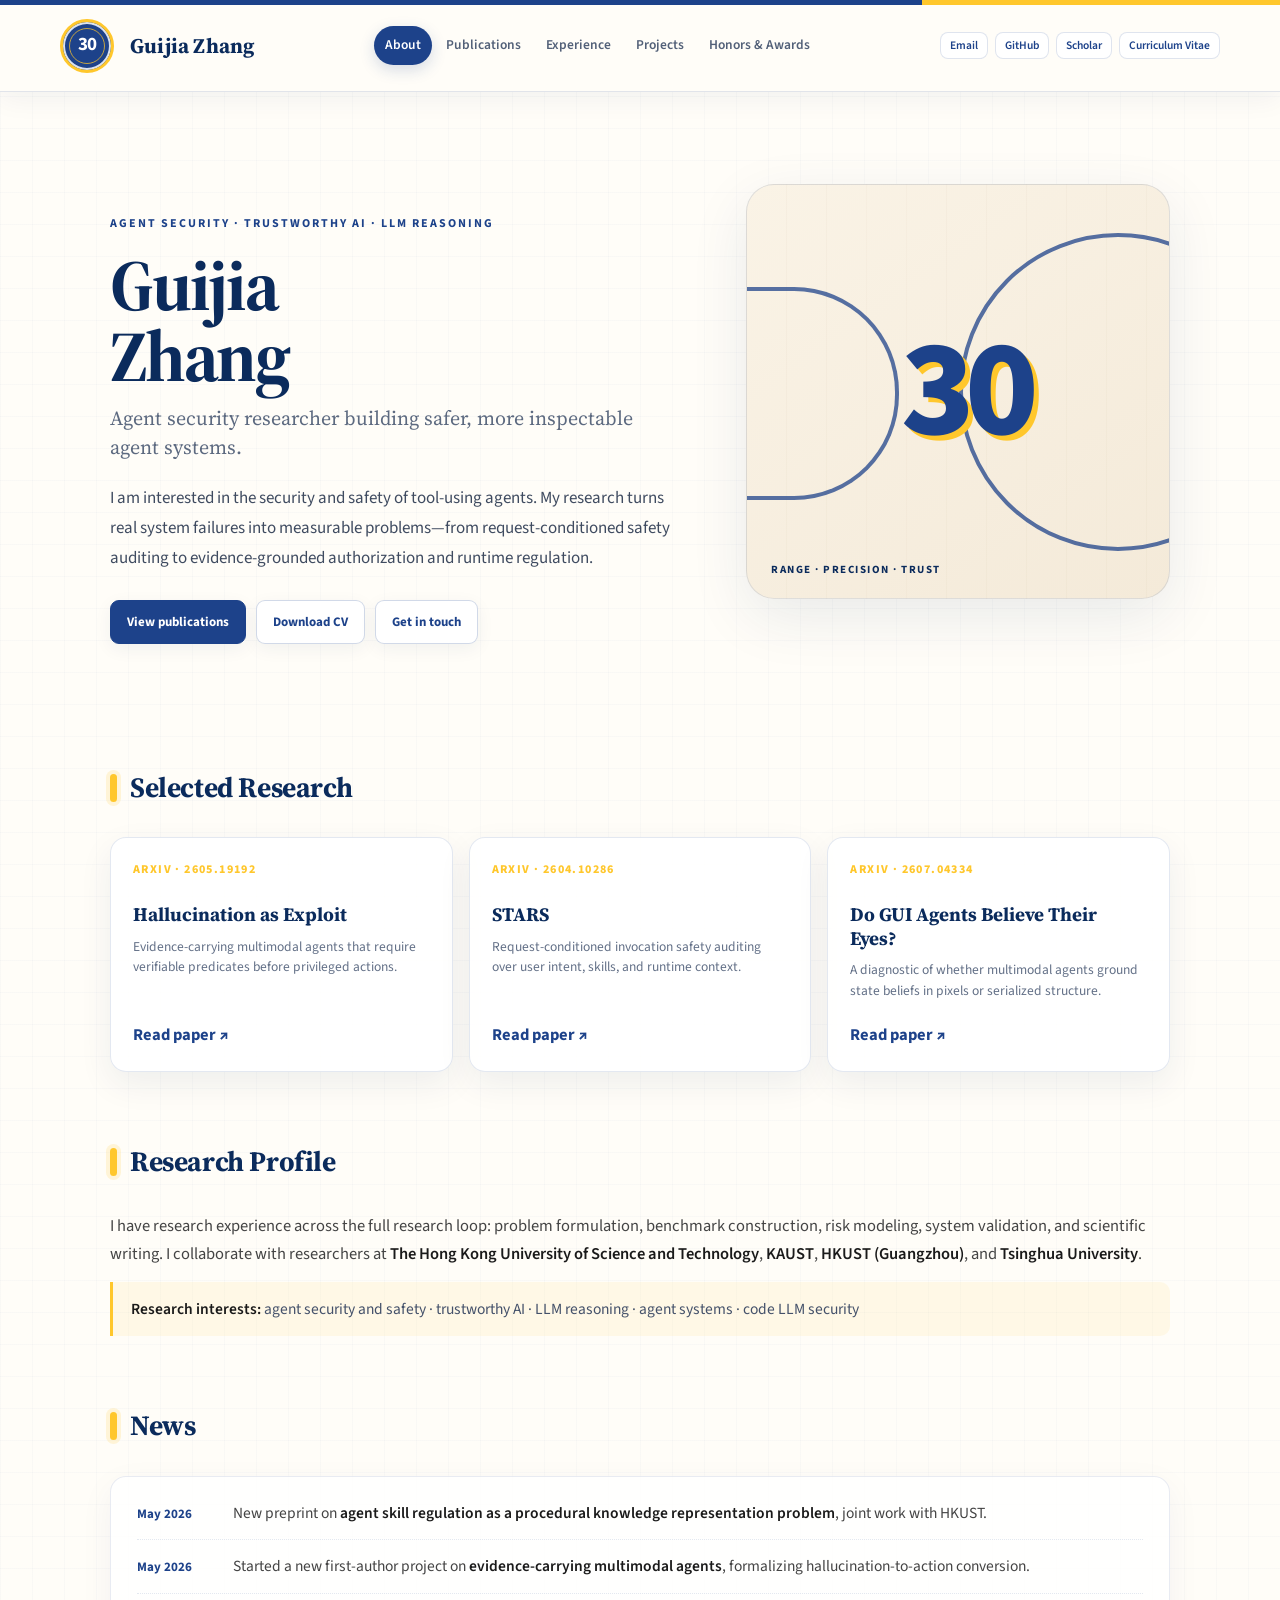
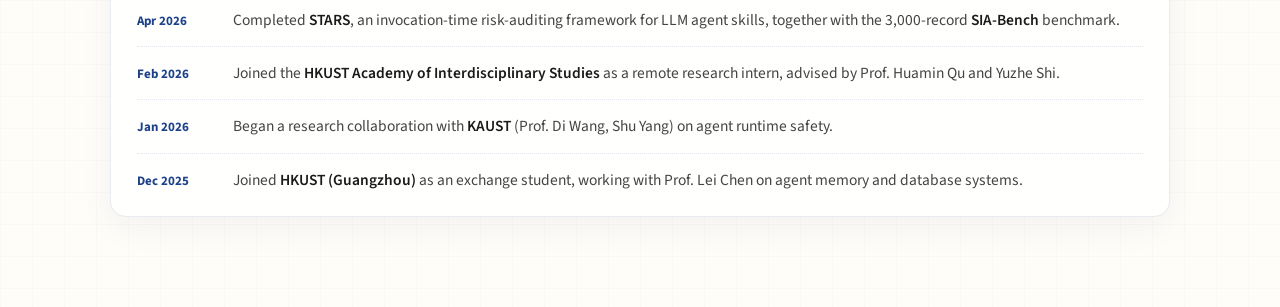
<file: index.html>
<!DOCTYPE html>
<html lang="en">
<head>
  <meta charset="UTF-8" />
  <meta name="viewport" content="width=device-width, initial-scale=1.0" />
  <title>Guijia Zhang</title>
  <meta name="description" content="Guijia Zhang's academic homepage. Research on agent security and safety, trustworthy AI, LLM reasoning, and agent systems." />
  <link rel="preconnect" href="https://fonts.googleapis.com" />
  <link rel="preconnect" href="https://fonts.gstatic.com" crossorigin />
  <link href="https://fonts.googleapis.com/css2?family=Source+Serif+4:ital,opsz,wght@0,8..60,400;0,8..60,600;0,8..60,700;1,8..60,400;1,8..60,600&family=Source+Sans+3:ital,wght@0,400;0,600;1,400&display=swap" rel="stylesheet" />
  <link rel="stylesheet" href="style.css" />
</head>
<body>
<div class="layout">

  <aside class="sidebar">
    <div class="portrait" aria-label="Guijia Zhang">GZ</div>
    <h1>Guijia Zhang</h1>
    <nav>
      <a href="index.html" class="active">About</a>
      <a href="publications.html">Publications</a>
      <a href="experience.html">Experience</a>
      <a href="projects.html">Projects</a>
      <a href="awards.html">Honors &amp; Awards</a>
    </nav>
    <div class="contact">
      <a href="mailto:2022040399@email.szu.edu.cn">Email</a>
      <a href="https://github.com/123zgj123" target="_blank" rel="noopener">GitHub</a>
      <a href="https://scholar.google.com/citations?user=21U3-xUAAAAJ&amp;hl=en&amp;oi=ao" target="_blank" rel="noopener">Scholar</a>
      <a href="assets/cv.pdf" target="_blank" rel="noopener">Curriculum Vitae</a>
    </div>
    <div class="copyright">&copy; 2026 Guijia Zhang<br />Last updated July 2026</div>
  </aside>

  <main>
    <div class="content">

      <section id="about" class="home-hero">
        <div class="eyebrow">Agent Security · Trustworthy AI · LLM Reasoning</div>
        <h2>Guijia<br />Zhang</h2>
        <p class="hero-role">Agent security researcher building safer, more inspectable agent systems.</p>
        <p class="body-text">
          I am interested in the security and safety of tool-using agents. My research turns real
          system failures into measurable problems—from request-conditioned safety auditing to
          evidence-grounded authorization and runtime regulation.
        </p>
        <div class="hero-actions">
          <a class="button primary" href="publications.html">View publications</a>
          <a class="button" href="assets/cv.pdf" target="_blank" rel="noopener">Download CV</a>
          <a class="button" href="mailto:2022040399@email.szu.edu.cn">Get in touch</a>
        </div>
        <div class="court-card" aria-hidden="true">
          <span class="court-number">30</span>
          <span class="court-caption">Range · Precision · Trust</span>
        </div>
      </section>

      <section id="research">
        <h2>Selected Research</h2>
        <div class="featured-grid">
          <a class="featured-card" href="https://arxiv.org/abs/2605.19192" target="_blank" rel="noopener">
            <span class="paper-no">ARXIV · 2605.19192</span>
            <h3>Hallucination as Exploit</h3>
            <p>Evidence-carrying multimodal agents that require verifiable predicates before privileged actions.</p>
            <span class="arrow">Read paper ↗</span>
          </a>
          <a class="featured-card" href="https://arxiv.org/abs/2604.10286" target="_blank" rel="noopener">
            <span class="paper-no">ARXIV · 2604.10286</span>
            <h3>STARS</h3>
            <p>Request-conditioned invocation safety auditing over user intent, skills, and runtime context.</p>
            <span class="arrow">Read paper ↗</span>
          </a>
          <a class="featured-card" href="https://arxiv.org/abs/2607.04334" target="_blank" rel="noopener">
            <span class="paper-no">ARXIV · 2607.04334</span>
            <h3>Do GUI Agents Believe Their Eyes?</h3>
            <p>A diagnostic of whether multimodal agents ground state beliefs in pixels or serialized structure.</p>
            <span class="arrow">Read paper ↗</span>
          </a>
        </div>
      </section>

      <section id="profile">
        <h2>Research Profile</h2>
        <p class="body-text">
          I have research experience across the full research loop: problem formulation, benchmark
          construction, risk modeling, system validation, and scientific writing. I collaborate with researchers at
          <b>The Hong Kong University of Science and Technology</b>, <b>KAUST</b>,
          <b>HKUST&nbsp;(Guangzhou)</b>, and <b>Tsinghua University</b>.
        </p>
        <p class="interest-line">
          <b>Research interests:</b> agent security and safety · trustworthy AI · LLM reasoning · agent systems · code LLM security
        </p>
      </section>

      <section id="news">
        <h2>News</h2>
        <ul class="news-list">
          <li><span class="date">May 2026</span><span class="body">New preprint on <b>agent skill regulation as a procedural knowledge representation problem</b>, joint work with HKUST.</span></li>
          <li><span class="date">May 2026</span><span class="body">Started a new first-author project on <b>evidence-carrying multimodal agents</b>, formalizing hallucination-to-action conversion.</span></li>
          <li><span class="date">Apr 2026</span><span class="body">Completed <b>STARS</b>, an invocation-time risk-auditing framework for LLM agent skills, together with the 3,000-record <b>SIA-Bench</b> benchmark.</span></li>
          <li><span class="date">Feb 2026</span><span class="body">Joined the <b>HKUST Academy of Interdisciplinary Studies</b> as a remote research intern, advised by Prof. Huamin Qu and Yuzhe Shi.</span></li>
          <li><span class="date">Jan 2026</span><span class="body">Began a research collaboration with <b>KAUST</b> (Prof. Di Wang, Shu Yang) on agent runtime safety.</span></li>
          <li><span class="date">Dec 2025</span><span class="body">Joined <b>HKUST (Guangzhou)</b> as an exchange student, working with Prof. Lei Chen on agent memory and database systems.</span></li>
        </ul>
      </section>

    </div>
  </main>

</div>
</body>
</html>
</file>
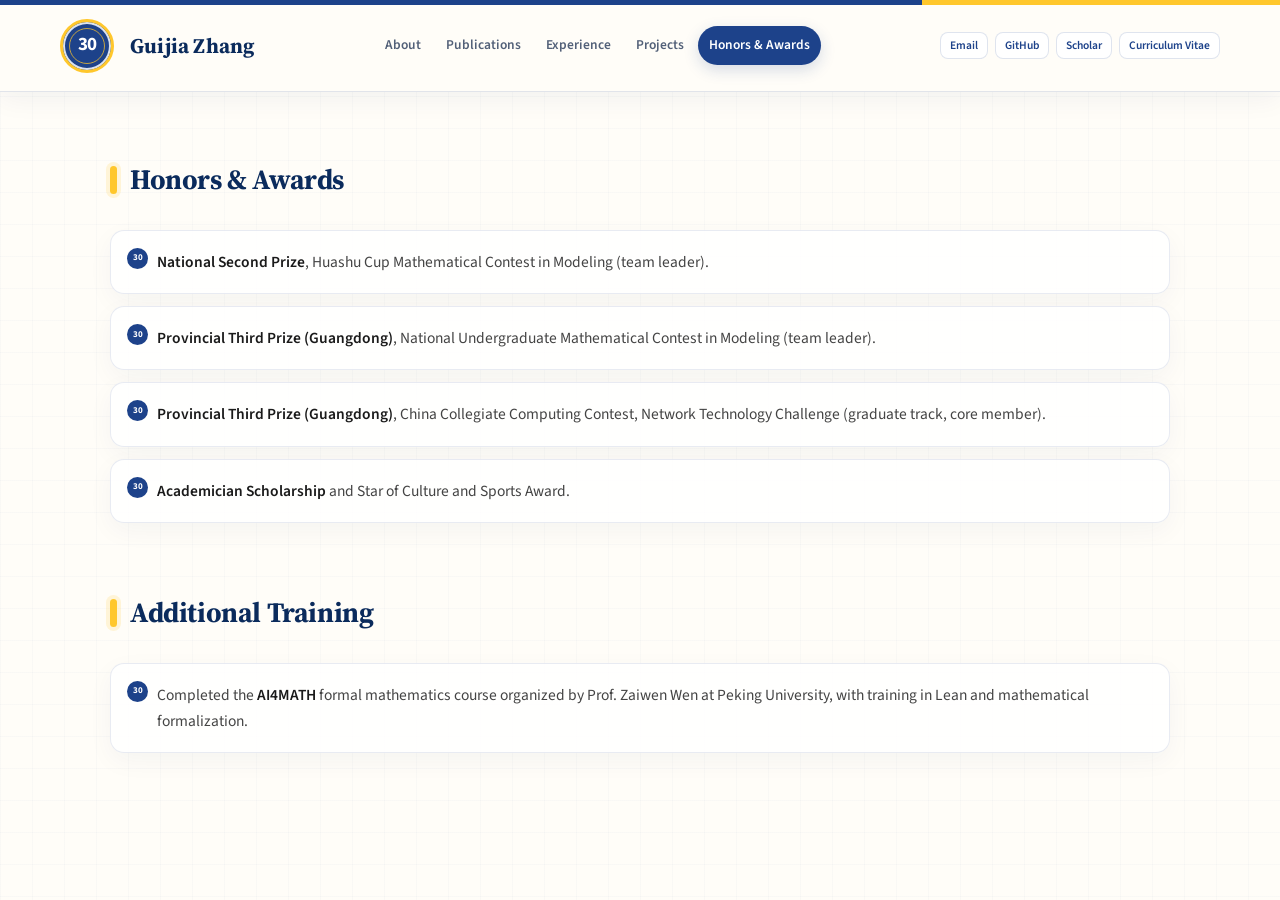
<file: awards.html>
<!DOCTYPE html>
<html lang="en">
<head>
  <meta charset="UTF-8" />
  <meta name="viewport" content="width=device-width, initial-scale=1.0" />
  <title>Honors &amp; Awards — Guijia Zhang</title>
  <meta name="description" content="Honors and awards of Guijia Zhang." />
  <link rel="preconnect" href="https://fonts.googleapis.com" />
  <link rel="preconnect" href="https://fonts.gstatic.com" crossorigin />
  <link href="https://fonts.googleapis.com/css2?family=Source+Serif+4:ital,opsz,wght@0,8..60,400;0,8..60,600;0,8..60,700;1,8..60,400;1,8..60,600&family=Source+Sans+3:ital,wght@0,400;0,600;1,400&display=swap" rel="stylesheet" />
  <link rel="stylesheet" href="style.css" />
</head>
<body>
<div class="layout">

  <aside class="sidebar">
    <div class="portrait" aria-label="Guijia Zhang">GZ</div>
    <h1>Guijia Zhang</h1>
    <nav>
      <a href="index.html">About</a>
      <a href="publications.html">Publications</a>
      <a href="experience.html">Experience</a>
      <a href="projects.html">Projects</a>
      <a href="awards.html" class="active">Honors &amp; Awards</a>
    </nav>
    <div class="contact">
      <a href="mailto:2022040399@email.szu.edu.cn">Email</a>
      <a href="https://github.com/123zgj123" target="_blank" rel="noopener">GitHub</a>
      <a href="https://scholar.google.com/citations?user=21U3-xUAAAAJ&amp;hl=en&amp;oi=ao" target="_blank" rel="noopener">Scholar</a>
      <a href="assets/cv.pdf" target="_blank" rel="noopener">Curriculum Vitae</a>
    </div>
    <div class="copyright">&copy; 2026 Guijia Zhang<br />Last updated July 2026</div>
  </aside>

  <main>
    <div class="content">

      <section id="awards">
        <h2>Honors &amp; Awards</h2>
        <ul class="awards">
          <li><b>National Second Prize</b>, Huashu Cup Mathematical Contest in Modeling (team leader).</li>
          <li><b>Provincial Third Prize (Guangdong)</b>, National Undergraduate Mathematical Contest in Modeling (team leader).</li>
          <li><b>Provincial Third Prize (Guangdong)</b>, China Collegiate Computing Contest, Network Technology Challenge (graduate track, core member).</li>
          <li><b>Academician Scholarship</b> and Star of Culture and Sports Award.</li>
        </ul>
      </section>

      <section id="misc">
        <h2>Additional Training</h2>
        <ul class="awards">
          <li>Completed the <b>AI4MATH</b> formal mathematics course organized by Prof. Zaiwen Wen at Peking University, with training in Lean and mathematical formalization.</li>
        </ul>
      </section>

    </div>
  </main>

</div>
</body>
</html>
</file>
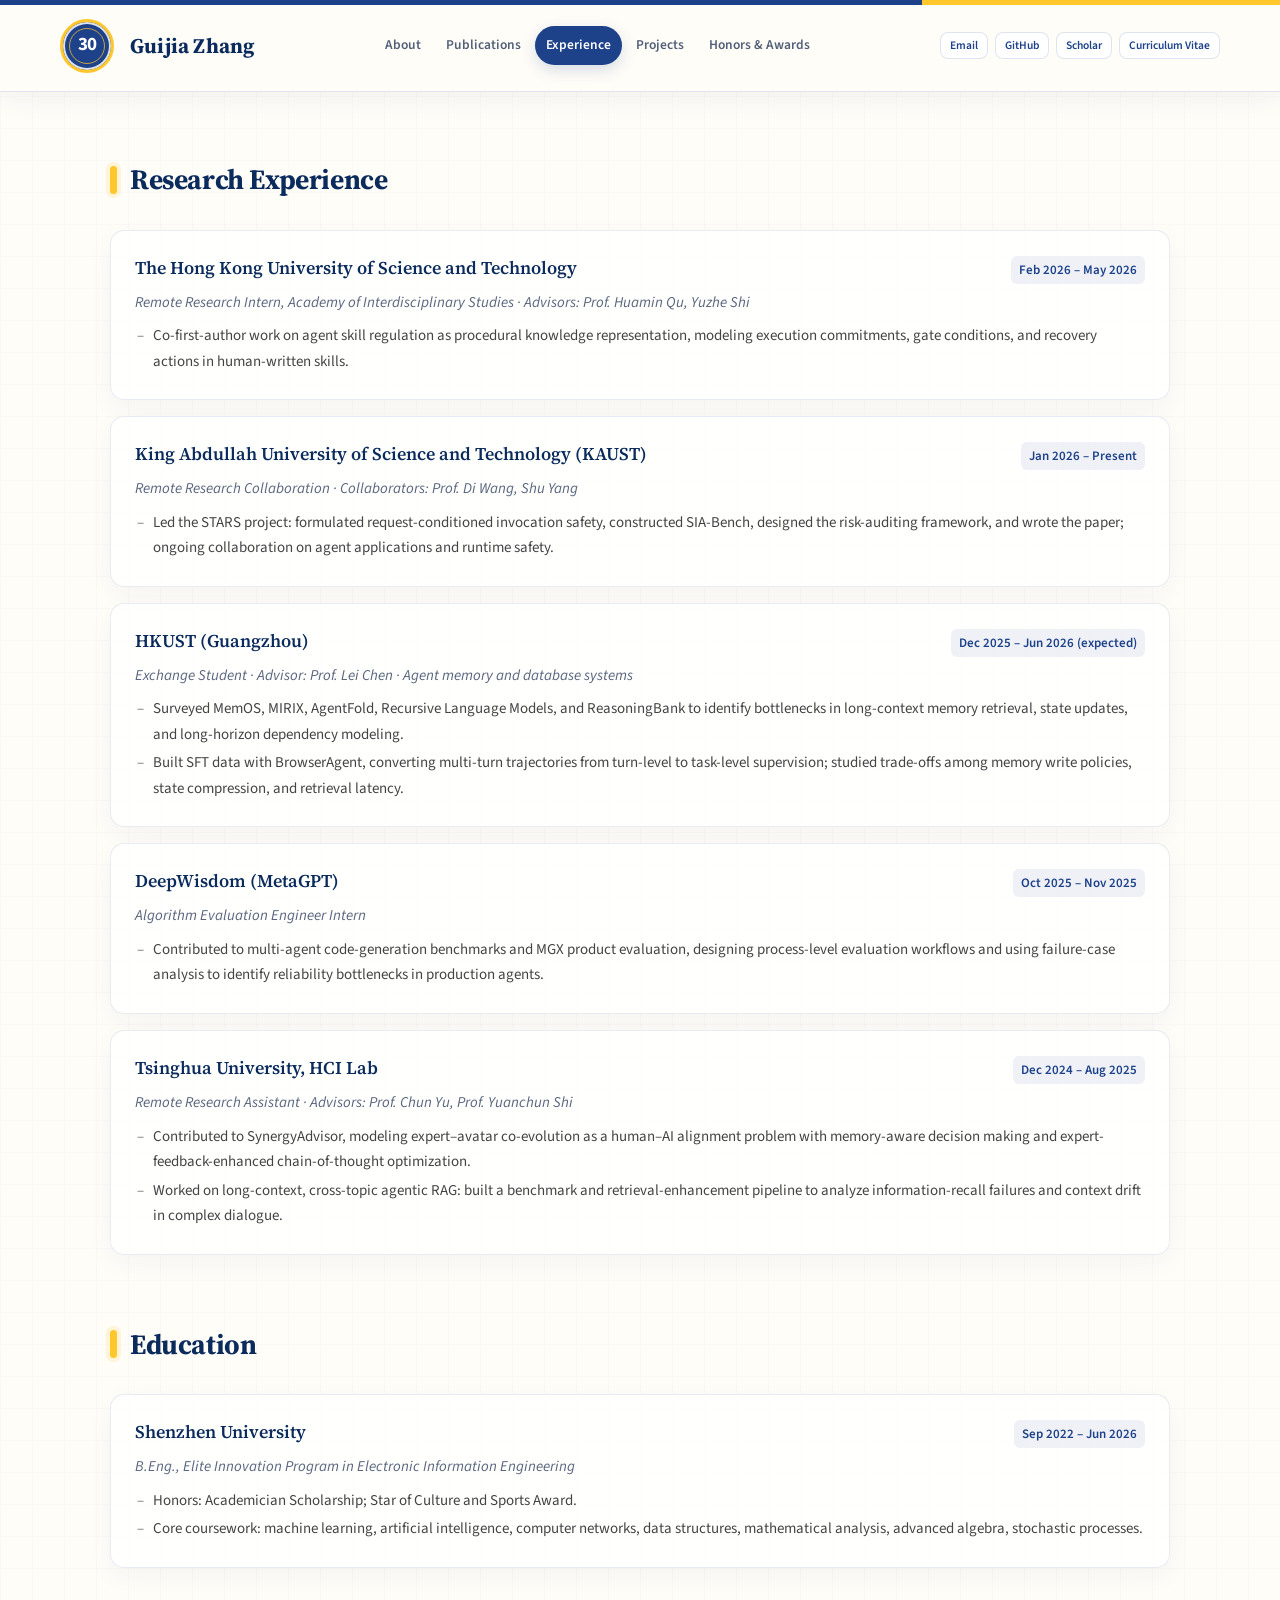
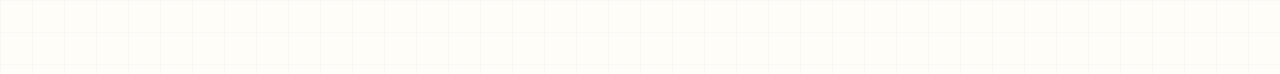
<file: experience.html>
<!DOCTYPE html>
<html lang="en">
<head>
  <meta charset="UTF-8" />
  <meta name="viewport" content="width=device-width, initial-scale=1.0" />
  <title>Experience — Guijia Zhang</title>
  <meta name="description" content="Research experience and education of Guijia Zhang." />
  <link rel="preconnect" href="https://fonts.googleapis.com" />
  <link rel="preconnect" href="https://fonts.gstatic.com" crossorigin />
  <link href="https://fonts.googleapis.com/css2?family=Source+Serif+4:ital,opsz,wght@0,8..60,400;0,8..60,600;0,8..60,700;1,8..60,400;1,8..60,600&family=Source+Sans+3:ital,wght@0,400;0,600;1,400&display=swap" rel="stylesheet" />
  <link rel="stylesheet" href="style.css" />
</head>
<body>
<div class="layout">

  <aside class="sidebar">
    <div class="portrait" aria-label="Guijia Zhang">GZ</div>
    <h1>Guijia Zhang</h1>
    <nav>
      <a href="index.html">About</a>
      <a href="publications.html">Publications</a>
      <a href="experience.html" class="active">Experience</a>
      <a href="projects.html">Projects</a>
      <a href="awards.html">Honors &amp; Awards</a>
    </nav>
    <div class="contact">
      <a href="mailto:2022040399@email.szu.edu.cn">Email</a>
      <a href="https://github.com/123zgj123" target="_blank" rel="noopener">GitHub</a>
      <a href="https://scholar.google.com/citations?user=21U3-xUAAAAJ&amp;hl=en&amp;oi=ao" target="_blank" rel="noopener">Scholar</a>
      <a href="assets/cv.pdf" target="_blank" rel="noopener">Curriculum Vitae</a>
    </div>
    <div class="copyright">&copy; 2026 Guijia Zhang<br />Last updated July 2026</div>
  </aside>

  <main>
    <div class="content">

      <section id="experience">
        <h2>Research Experience</h2>

        <div class="exp">
          <div class="head">
            <span class="where">The Hong Kong University of Science and Technology</span>
            <span class="when">Feb 2026 &ndash; May 2026</span>
          </div>
          <div class="what">Remote Research Intern, Academy of Interdisciplinary Studies · Advisors: Prof. Huamin Qu, Yuzhe Shi</div>
          <ul>
            <li>Co-first-author work on agent skill regulation as procedural knowledge representation, modeling execution commitments, gate conditions, and recovery actions in human-written skills.</li>
          </ul>
        </div>

        <div class="exp">
          <div class="head">
            <span class="where">King Abdullah University of Science and Technology (KAUST)</span>
            <span class="when">Jan 2026 &ndash; Present</span>
          </div>
          <div class="what">Remote Research Collaboration · Collaborators: Prof. Di Wang, Shu Yang</div>
          <ul>
            <li>Led the STARS project: formulated request-conditioned invocation safety, constructed SIA-Bench, designed the risk-auditing framework, and wrote the paper; ongoing collaboration on agent applications and runtime safety.</li>
          </ul>
        </div>

        <div class="exp">
          <div class="head">
            <span class="where">HKUST (Guangzhou)</span>
            <span class="when">Dec 2025 &ndash; Jun 2026 (expected)</span>
          </div>
          <div class="what">Exchange Student · Advisor: Prof. Lei Chen · Agent memory and database systems</div>
          <ul>
            <li>Surveyed MemOS, MIRIX, AgentFold, Recursive Language Models, and ReasoningBank to identify bottlenecks in long-context memory retrieval, state updates, and long-horizon dependency modeling.</li>
            <li>Built SFT data with BrowserAgent, converting multi-turn trajectories from turn-level to task-level supervision; studied trade-offs among memory write policies, state compression, and retrieval latency.</li>
          </ul>
        </div>

        <div class="exp">
          <div class="head">
            <span class="where">DeepWisdom (MetaGPT)</span>
            <span class="when">Oct 2025 &ndash; Nov 2025</span>
          </div>
          <div class="what">Algorithm Evaluation Engineer Intern</div>
          <ul>
            <li>Contributed to multi-agent code-generation benchmarks and MGX product evaluation, designing process-level evaluation workflows and using failure-case analysis to identify reliability bottlenecks in production agents.</li>
          </ul>
        </div>

        <div class="exp">
          <div class="head">
            <span class="where">Tsinghua University, HCI Lab</span>
            <span class="when">Dec 2024 &ndash; Aug 2025</span>
          </div>
          <div class="what">Remote Research Assistant · Advisors: Prof. Chun Yu, Prof. Yuanchun Shi</div>
          <ul>
            <li>Contributed to SynergyAdvisor, modeling expert&ndash;avatar co-evolution as a human&ndash;AI alignment problem with memory-aware decision making and expert-feedback-enhanced chain-of-thought optimization.</li>
            <li>Worked on long-context, cross-topic agentic RAG: built a benchmark and retrieval-enhancement pipeline to analyze information-recall failures and context drift in complex dialogue.</li>
          </ul>
        </div>
      </section>

      <section id="education">
        <h2>Education</h2>

        <div class="exp">
          <div class="head">
            <span class="where">Shenzhen University</span>
            <span class="when">Sep 2022 &ndash; Jun 2026</span>
          </div>
          <div class="what">B.Eng., Elite Innovation Program in Electronic Information Engineering</div>
          <ul>
            <li>Honors: Academician Scholarship; Star of Culture and Sports Award.</li>
            <li>Core coursework: machine learning, artificial intelligence, computer networks, data structures, mathematical analysis, advanced algebra, stochastic processes.</li>
          </ul>
        </div>
      </section>

    </div>
  </main>

</div>
</body>
</html>
</file>
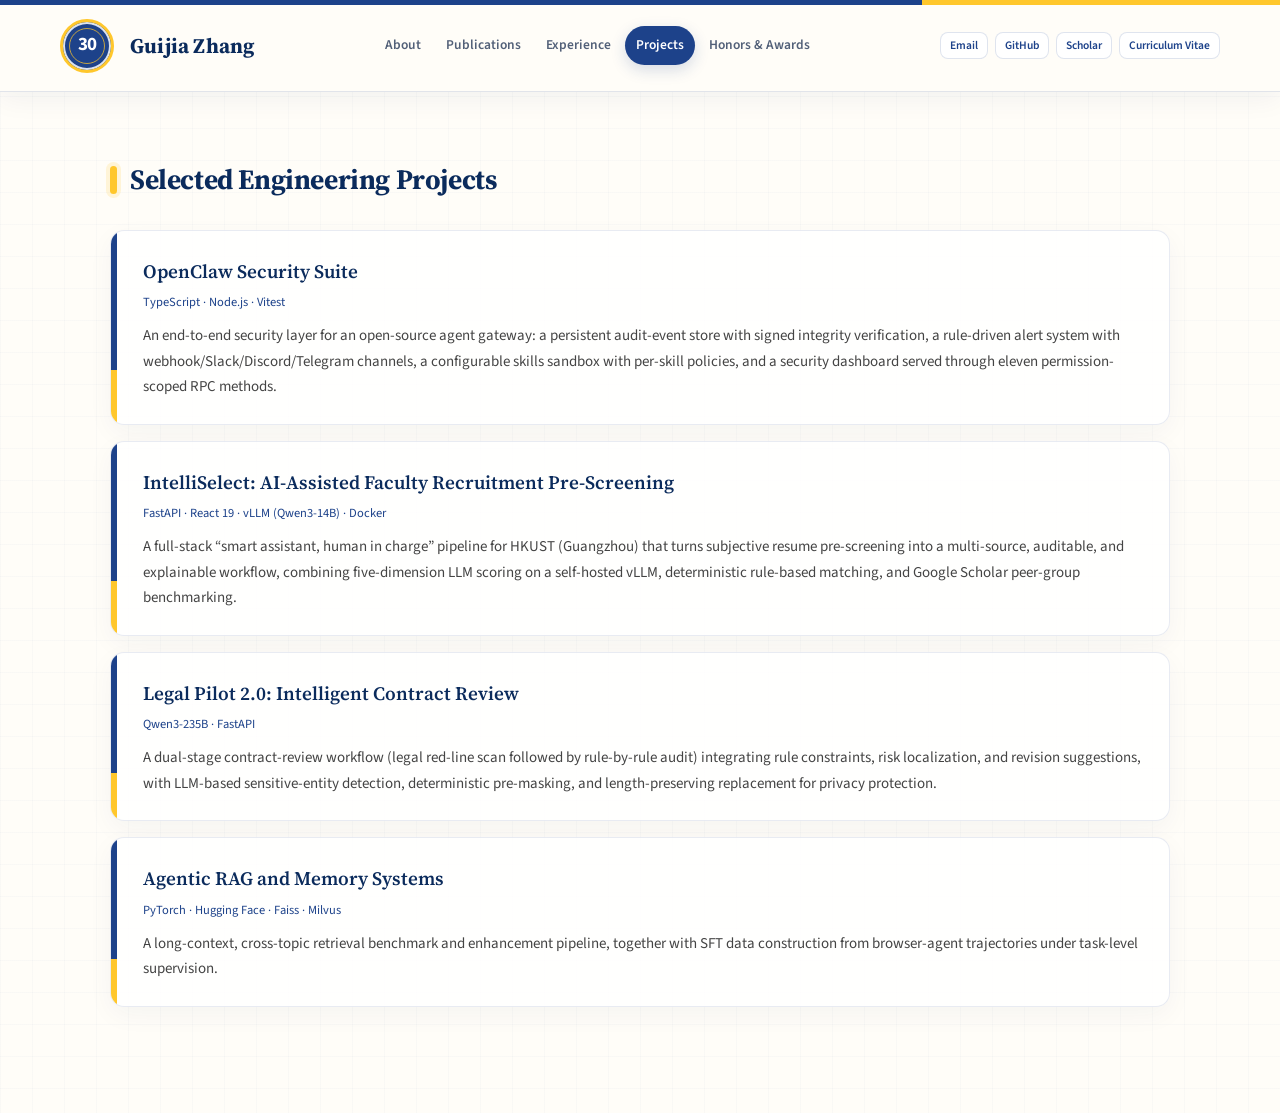
<file: projects.html>
<!DOCTYPE html>
<html lang="en">
<head>
  <meta charset="UTF-8" />
  <meta name="viewport" content="width=device-width, initial-scale=1.0" />
  <title>Projects — Guijia Zhang</title>
  <meta name="description" content="Selected engineering projects by Guijia Zhang." />
  <link rel="preconnect" href="https://fonts.googleapis.com" />
  <link rel="preconnect" href="https://fonts.gstatic.com" crossorigin />
  <link href="https://fonts.googleapis.com/css2?family=Source+Serif+4:ital,opsz,wght@0,8..60,400;0,8..60,600;0,8..60,700;1,8..60,400;1,8..60,600&family=Source+Sans+3:ital,wght@0,400;0,600;1,400&display=swap" rel="stylesheet" />
  <link rel="stylesheet" href="style.css" />
</head>
<body>
<div class="layout">

  <aside class="sidebar">
    <div class="portrait" aria-label="Guijia Zhang">GZ</div>
    <h1>Guijia Zhang</h1>
    <nav>
      <a href="index.html">About</a>
      <a href="publications.html">Publications</a>
      <a href="experience.html">Experience</a>
      <a href="projects.html" class="active">Projects</a>
      <a href="awards.html">Honors &amp; Awards</a>
    </nav>
    <div class="contact">
      <a href="mailto:2022040399@email.szu.edu.cn">Email</a>
      <a href="https://github.com/123zgj123" target="_blank" rel="noopener">GitHub</a>
      <a href="https://scholar.google.com/citations?user=21U3-xUAAAAJ&amp;hl=en&amp;oi=ao" target="_blank" rel="noopener">Scholar</a>
      <a href="assets/cv.pdf" target="_blank" rel="noopener">Curriculum Vitae</a>
    </div>
    <div class="copyright">&copy; 2026 Guijia Zhang<br />Last updated July 2026</div>
  </aside>

  <main>
    <div class="content">

      <section id="projects">
        <h2>Selected Engineering Projects</h2>

        <div class="proj">
          <div class="name">OpenClaw Security Suite<span class="tech">TypeScript · Node.js · Vitest</span></div>
          <p>An end-to-end security layer for an open-source agent gateway: a persistent audit-event store with signed integrity verification, a rule-driven alert system with webhook/Slack/Discord/Telegram channels, a configurable skills sandbox with per-skill policies, and a security dashboard served through eleven permission-scoped RPC methods.</p>
        </div>

        <div class="proj">
          <div class="name">IntelliSelect: AI-Assisted Faculty Recruitment Pre-Screening<span class="tech">FastAPI · React 19 · vLLM (Qwen3-14B) · Docker</span></div>
          <p>A full-stack &ldquo;smart assistant, human in charge&rdquo; pipeline for HKUST (Guangzhou) that turns subjective resume pre-screening into a multi-source, auditable, and explainable workflow, combining five-dimension LLM scoring on a self-hosted vLLM, deterministic rule-based matching, and Google Scholar peer-group benchmarking.</p>
        </div>

        <div class="proj">
          <div class="name">Legal Pilot 2.0: Intelligent Contract Review<span class="tech">Qwen3-235B · FastAPI</span></div>
          <p>A dual-stage contract-review workflow (legal red-line scan followed by rule-by-rule audit) integrating rule constraints, risk localization, and revision suggestions, with LLM-based sensitive-entity detection, deterministic pre-masking, and length-preserving replacement for privacy protection.</p>
        </div>

        <div class="proj">
          <div class="name">Agentic RAG and Memory Systems<span class="tech">PyTorch · Hugging Face · Faiss · Milvus</span></div>
          <p>A long-context, cross-topic retrieval benchmark and enhancement pipeline, together with SFT data construction from browser-agent trajectories under task-level supervision.</p>
        </div>
      </section>

    </div>
  </main>

</div>
</body>
</html>
</file>
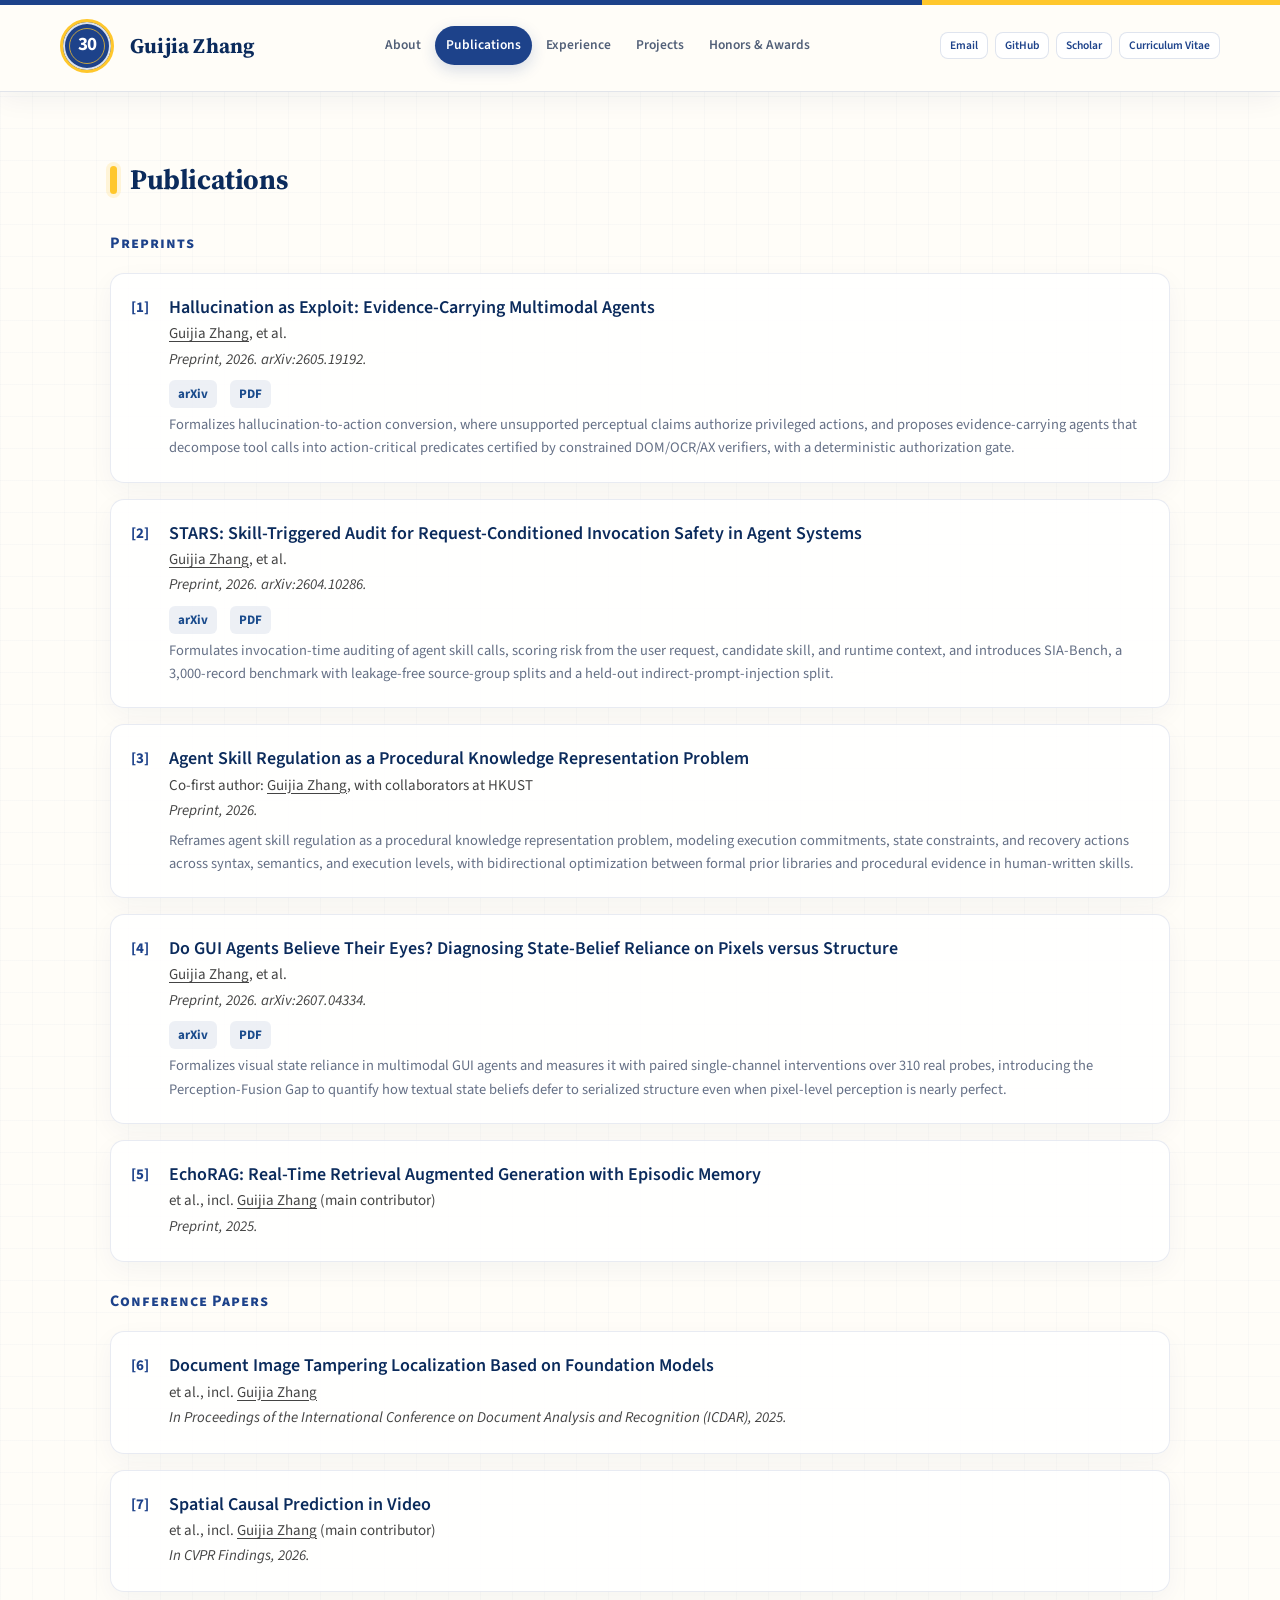
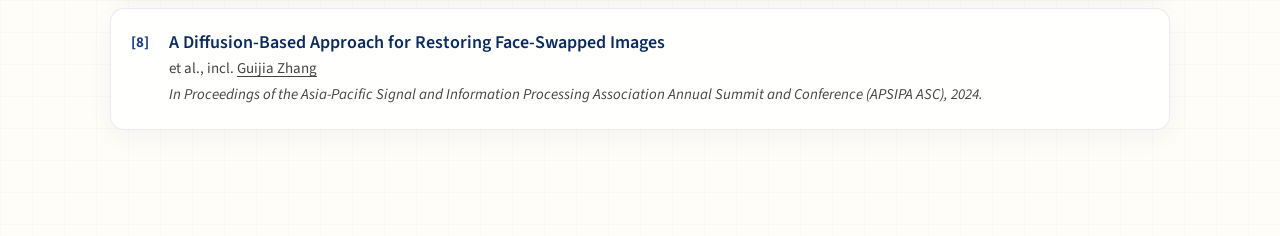
<file: publications.html>
<!DOCTYPE html>
<html lang="en">
<head>
  <meta charset="UTF-8" />
  <meta name="viewport" content="width=device-width, initial-scale=1.0" />
  <title>Publications — Guijia Zhang</title>
  <meta name="description" content="Publications by Guijia Zhang." />
  <link rel="preconnect" href="https://fonts.googleapis.com" />
  <link rel="preconnect" href="https://fonts.gstatic.com" crossorigin />
  <link href="https://fonts.googleapis.com/css2?family=Source+Serif+4:ital,opsz,wght@0,8..60,400;0,8..60,600;0,8..60,700;1,8..60,400;1,8..60,600&family=Source+Sans+3:ital,wght@0,400;0,600;1,400&display=swap" rel="stylesheet" />
  <link rel="stylesheet" href="style.css" />
</head>
<body>
<div class="layout">

  <aside class="sidebar">
    <div class="portrait" aria-label="Guijia Zhang">GZ</div>
    <h1>Guijia Zhang</h1>
    <nav>
      <a href="index.html">About</a>
      <a href="publications.html" class="active">Publications</a>
      <a href="experience.html">Experience</a>
      <a href="projects.html">Projects</a>
      <a href="awards.html">Honors &amp; Awards</a>
    </nav>
    <div class="contact">
      <a href="mailto:2022040399@email.szu.edu.cn">Email</a>
      <a href="https://github.com/123zgj123" target="_blank" rel="noopener">GitHub</a>
      <a href="https://scholar.google.com/citations?user=21U3-xUAAAAJ&amp;hl=en&amp;oi=ao" target="_blank" rel="noopener">Scholar</a>
      <a href="assets/cv.pdf" target="_blank" rel="noopener">Curriculum Vitae</a>
    </div>
    <div class="copyright">&copy; 2026 Guijia Zhang<br />Last updated July 2026</div>
  </aside>

  <main>
    <div class="content">

      <section id="publications">
        <h2>Publications</h2>

        <div class="pub-group">Preprints</div>

        <div class="pub">
          <span class="index">[1]</span>
          <div class="title"><a href="https://arxiv.org/abs/2605.19192" target="_blank" rel="noopener">Hallucination as Exploit: Evidence-Carrying Multimodal Agents</a></div>
          <div class="authors"><span class="me">Guijia Zhang</span>, et al.</div>
          <div class="venue">Preprint, 2026. arXiv:2605.19192.</div>
          <div class="links">
            <a href="https://arxiv.org/abs/2605.19192" target="_blank" rel="noopener">arXiv</a>
            <a href="https://arxiv.org/pdf/2605.19192" target="_blank" rel="noopener">PDF</a>
          </div>
          <div class="desc">Formalizes hallucination-to-action conversion, where unsupported perceptual claims authorize privileged actions, and proposes evidence-carrying agents that decompose tool calls into action-critical predicates certified by constrained DOM/OCR/AX verifiers, with a deterministic authorization gate.</div>
        </div>

        <div class="pub">
          <span class="index">[2]</span>
          <div class="title"><a href="https://arxiv.org/abs/2604.10286" target="_blank" rel="noopener">STARS: Skill-Triggered Audit for Request-Conditioned Invocation Safety in Agent Systems</a></div>
          <div class="authors"><span class="me">Guijia Zhang</span>, et al.</div>
          <div class="venue">Preprint, 2026. arXiv:2604.10286.</div>
          <div class="links">
            <a href="https://arxiv.org/abs/2604.10286" target="_blank" rel="noopener">arXiv</a>
            <a href="https://arxiv.org/pdf/2604.10286" target="_blank" rel="noopener">PDF</a>
          </div>
          <div class="desc">Formulates invocation-time auditing of agent skill calls, scoring risk from the user request, candidate skill, and runtime context, and introduces SIA-Bench, a 3,000-record benchmark with leakage-free source-group splits and a held-out indirect-prompt-injection split.</div>
        </div>

        <div class="pub">
          <span class="index">[3]</span>
          <div class="title">Agent Skill Regulation as a Procedural Knowledge Representation Problem</div>
          <div class="authors">Co-first author: <span class="me">Guijia Zhang</span>, with collaborators at HKUST</div>
          <div class="venue">Preprint, 2026.</div>
          <div class="desc">Reframes agent skill regulation as a procedural knowledge representation problem, modeling execution commitments, state constraints, and recovery actions across syntax, semantics, and execution levels, with bidirectional optimization between formal prior libraries and procedural evidence in human-written skills.</div>
        </div>

        <div class="pub">
          <span class="index">[4]</span>
          <div class="title"><a href="https://arxiv.org/abs/2607.04334" target="_blank" rel="noopener">Do GUI Agents Believe Their Eyes? Diagnosing State-Belief Reliance on Pixels versus Structure</a></div>
          <div class="authors"><span class="me">Guijia Zhang</span>, et al.</div>
          <div class="venue">Preprint, 2026. arXiv:2607.04334.</div>
          <div class="links">
            <a href="https://arxiv.org/abs/2607.04334" target="_blank" rel="noopener">arXiv</a>
            <a href="https://arxiv.org/pdf/2607.04334" target="_blank" rel="noopener">PDF</a>
          </div>
          <div class="desc">Formalizes visual state reliance in multimodal GUI agents and measures it with paired single-channel interventions over 310 real probes, introducing the Perception-Fusion Gap to quantify how textual state beliefs defer to serialized structure even when pixel-level perception is nearly perfect.</div>
        </div>

        <div class="pub">
          <span class="index">[5]</span>
          <div class="title">EchoRAG: Real-Time Retrieval Augmented Generation with Episodic Memory</div>
          <div class="authors">et al., incl. <span class="me">Guijia Zhang</span> (main contributor)</div>
          <div class="venue">Preprint, 2025.</div>
        </div>

        <div class="pub-group">Conference Papers</div>

        <div class="pub">
          <span class="index">[6]</span>
          <div class="title">Document Image Tampering Localization Based on Foundation Models</div>
          <div class="authors">et al., incl. <span class="me">Guijia Zhang</span></div>
          <div class="venue">In <i>Proceedings of the International Conference on Document Analysis and Recognition (ICDAR)</i>, 2025.</div>
        </div>

        <div class="pub">
          <span class="index">[7]</span>
          <div class="title">Spatial Causal Prediction in Video</div>
          <div class="authors">et al., incl. <span class="me">Guijia Zhang</span> (main contributor)</div>
          <div class="venue">In <i>CVPR Findings</i>, 2026.</div>
        </div>

        <div class="pub">
          <span class="index">[8]</span>
          <div class="title">A Diffusion-Based Approach for Restoring Face-Swapped Images</div>
          <div class="authors">et al., incl. <span class="me">Guijia Zhang</span></div>
          <div class="venue">In <i>Proceedings of the Asia-Pacific Signal and Information Processing Association Annual Summit and Conference (APSIPA ASC)</i>, 2024.</div>
        </div>

      </section>

    </div>
  </main>

</div>
</body>
</html>
</file>
<file: style.css>
:root {
  --bg: #ffffff;
  --sidebar-bg: #f7f5f1;
  --text: #1a1a1a;
  --text-soft: #444444;
  --text-faint: #777777;
  --accent: #1a3a5c;
  --link: #1a4b8c;
  --rule: #d8d5cf;
  --rule-strong: #1a1a1a;
  --serif: "Source Serif 4", Georgia, "Times New Roman", serif;
  --sans: "Source Sans 3", -apple-system, "Helvetica Neue", sans-serif;
}
@media (prefers-color-scheme: dark) {
  :root {
    --bg: #17181a;
    --sidebar-bg: #1d1f23;
    --text: #e8e6e1;
    --text-soft: #b8b4ad;
    --text-faint: #86827b;
    --accent: #a8c4e0;
    --link: #8ab4e8;
    --rule: #34363a;
    --rule-strong: #c8c4bd;
  }
}
* { margin: 0; padding: 0; box-sizing: border-box; }
html { scroll-behavior: smooth; }
body {
  font-family: var(--serif);
  background: var(--bg);
  color: var(--text);
  font-size: 16.5px;
  line-height: 1.7;
  -webkit-font-smoothing: antialiased;
}
a { color: var(--link); text-decoration: none; }
a:hover { text-decoration: underline; }
b, strong { font-weight: 600; }

/* ===== Horizontal layout: fixed sidebar + main content ===== */
.layout { display: flex; min-height: 100vh; }

aside.sidebar {
  width: 280px; flex-shrink: 0;
  background: var(--sidebar-bg);
  border-right: 1px solid var(--rule);
  padding: 56px 32px 40px;
  position: sticky; top: 0;
  height: 100vh;
  overflow-y: auto;
}
.sidebar .portrait {
  width: 128px; height: 152px;
  object-fit: cover;
  border: 1px solid var(--rule);
  background: linear-gradient(160deg, #ece9e3, #dedad2);
  display: flex; align-items: center; justify-content: center;
  font-size: 40px; font-weight: 700; color: var(--accent);
  margin-bottom: 18px;
}
@media (prefers-color-scheme: dark) {
  .sidebar .portrait { background: linear-gradient(160deg, #24262c, #1b1d22); }
}
.sidebar h1 {
  font-size: 24px; font-weight: 700; letter-spacing: 0.2px;
  line-height: 1.25; margin-bottom: 8px;
}
.sidebar .affiliation {
  font-size: 13.5px; font-style: italic; color: var(--text-soft);
  line-height: 1.5; margin-bottom: 20px;
}
.sidebar nav { margin-bottom: 24px; }
.sidebar nav a {
  display: block;
  font-family: var(--sans); font-size: 14.5px; font-weight: 600;
  color: var(--text-soft);
  padding: 7px 0;
  border-bottom: 1px dotted var(--rule);
}
.sidebar nav a:hover { color: var(--link); text-decoration: none; }
.sidebar nav a.active {
  color: var(--text);
  border-left: 3px solid var(--accent);
  padding-left: 10px;
}
.sidebar .contact { font-family: var(--sans); font-size: 13px; }
.sidebar .contact a { display: block; padding: 3px 0; color: var(--text-faint); }
.sidebar .contact a:hover { color: var(--link); }
.sidebar .copyright {
  font-family: var(--sans); font-size: 11.5px; color: var(--text-faint);
  margin-top: 28px;
}

main {
  flex: 1; min-width: 0;
  padding: 56px 56px 72px;
}
.content { max-width: 720px; }

@media (max-width: 820px) {
  .layout { flex-direction: column; }
  aside.sidebar {
    width: 100%; height: auto; position: static;
    padding: 36px 28px 20px;
    border-right: none; border-bottom: 1px solid var(--rule);
  }
  .sidebar nav { display: flex; flex-wrap: wrap; gap: 4px 18px; }
  .sidebar nav a { border-bottom: none; }
  .sidebar nav a.active { border-left: none; padding-left: 0; text-decoration: underline; text-underline-offset: 5px; }
  .sidebar .contact { display: flex; flex-wrap: wrap; gap: 2px 16px; }
  .sidebar .copyright { display: none; }
  main { padding: 32px 28px 56px; }
}

/* ===== Content typography ===== */
h2 {
  font-size: 22px; font-weight: 700; letter-spacing: 0.4px;
  padding-bottom: 6px; margin-bottom: 22px;
  border-bottom: 1.5px solid var(--rule-strong);
}
section + section { margin-top: 44px; }
p.body-text { color: var(--text-soft); margin-bottom: 14px; }
p.body-text b { color: var(--text); }
.interest-line { font-size: 15.5px; color: var(--text-soft); margin-top: 2px; }
.interest-line b { color: var(--text); font-weight: 600; }

/* News */
.news-list { list-style: none; }
.news-list li {
  display: flex; gap: 20px;
  padding: 7px 0; font-size: 15.5px;
  border-bottom: 1px dotted var(--rule);
}
.news-list li:last-child { border-bottom: none; }
.news-list .date {
  font-family: var(--sans); font-size: 13px; color: var(--text-faint);
  flex-shrink: 0; width: 76px; padding-top: 3px;
}
.news-list .body { color: var(--text-soft); }
.news-list .body b { color: var(--text); }

/* Publications */
.pub { margin-bottom: 22px; padding-left: 26px; position: relative; }
.pub .index { position: absolute; left: 0; top: 1px; font-size: 15px; color: var(--text-faint); }
.pub .title { font-size: 16.5px; font-weight: 600; margin-bottom: 1px; }
.pub .title a { color: var(--text); }
.pub .title a:hover { color: var(--link); }
.pub .authors { font-size: 15px; color: var(--text-soft); }
.pub .authors .me { text-decoration: underline; text-underline-offset: 3px; }
.pub .venue { font-size: 15px; font-style: italic; color: var(--text-soft); }
.pub .links { font-family: var(--sans); font-size: 13px; margin-top: 3px; }
.pub .links a { margin-right: 10px; color: var(--link); }
.pub .desc { font-size: 14.5px; color: var(--text-faint); margin-top: 5px; }
.pub-group {
  font-size: 16px; font-weight: 700; font-variant: small-caps;
  letter-spacing: 1px; color: var(--text);
  margin: 26px 0 16px;
}
.pub-group:first-of-type { margin-top: 0; }

/* Experience */
.exp { margin-bottom: 22px; }
.exp .head {
  display: flex; justify-content: space-between; align-items: baseline;
  gap: 16px; flex-wrap: wrap;
}
.exp .where { font-size: 16.5px; font-weight: 600; }
.exp .when { font-family: var(--sans); font-size: 13px; color: var(--text-faint); white-space: nowrap; }
.exp .what { font-size: 15px; font-style: italic; color: var(--text-soft); margin-bottom: 4px; }
.exp ul { list-style: none; }
.exp li {
  font-size: 15px; color: var(--text-soft);
  padding-left: 18px; position: relative; margin-bottom: 3px;
}
.exp li::before { content: "\2013"; position: absolute; left: 2px; color: var(--text-faint); }

/* Projects */
.proj { margin-bottom: 20px; }
.proj .name { font-size: 16px; font-weight: 600; }
.proj .name .tech {
  font-family: var(--sans); font-size: 12.5px; font-weight: 400;
  color: var(--text-faint); margin-left: 8px;
}
.proj p { font-size: 15px; color: var(--text-soft); }

/* Awards */
.awards { list-style: none; }
.awards li {
  font-size: 15.5px; color: var(--text-soft);
  padding: 5px 0 5px 18px; position: relative;
}
.awards li::before { content: "\2022"; position: absolute; left: 2px; color: var(--text-faint); }
.awards b { color: var(--text); }

/* ===== 2026 redesign: academic clarity with Bay Area basketball cues ===== */
:root {
  --warriors-blue: #1d428a;
  --warriors-blue-deep: #0b2b5c;
  --warriors-gold: #ffc72c;
  --court: #f4ead9;
  --paper: #fffdf8;
  --card: #ffffff;
  --shadow: 0 18px 60px rgba(11, 43, 92, .09);
  --sans: "Source Sans 3", -apple-system, BlinkMacSystemFont, "Segoe UI", sans-serif;
}

body {
  background:
    linear-gradient(90deg, rgba(29, 66, 138, .025) 1px, transparent 1px),
    linear-gradient(rgba(29, 66, 138, .025) 1px, transparent 1px),
    var(--paper);
  background-size: 32px 32px;
  font-family: var(--sans);
  color: #172033;
  overflow-x: hidden;
}

body::before {
  content: "";
  position: fixed;
  inset: 0 0 auto;
  height: 5px;
  z-index: 100;
  background: linear-gradient(90deg, var(--warriors-blue) 0 72%, var(--warriors-gold) 72%);
}

.layout {
  display: block;
  min-height: 100vh;
}

aside.sidebar {
  width: 100%;
  height: auto;
  min-height: 92px;
  padding: 18px max(28px, calc((100vw - 1160px) / 2));
  position: sticky;
  top: 0;
  z-index: 50;
  overflow: visible;
  display: grid;
  grid-template-columns: auto auto 1fr auto;
  grid-template-areas: "mark name nav contact";
  align-items: center;
  column-gap: 16px;
  background: rgba(255, 253, 248, .92);
  border: 0;
  border-bottom: 1px solid rgba(29, 66, 138, .13);
  box-shadow: 0 7px 26px rgba(11, 43, 92, .055);
  backdrop-filter: blur(18px);
  -webkit-backdrop-filter: blur(18px);
}

.sidebar .portrait {
  grid-area: mark;
  width: 54px;
  height: 54px;
  margin: 0;
  border: 3px solid var(--warriors-gold);
  border-radius: 50%;
  background: var(--warriors-blue);
  color: white;
  font-family: var(--sans);
  font-size: 0;
  font-weight: 700;
  box-shadow: inset 0 0 0 2px rgba(255,255,255,.85);
  position: relative;
  overflow: hidden;
}

.sidebar .portrait::before {
  content: "30";
  font-size: 19px;
  font-weight: 700;
  letter-spacing: -.5px;
}

.sidebar .portrait::after {
  content: "";
  position: absolute;
  width: 34px;
  height: 34px;
  border: 1px solid rgba(255,199,44,.72);
  border-radius: 50%;
}

.sidebar h1 {
  grid-area: name;
  margin: 0;
  color: var(--warriors-blue-deep);
  font-family: var(--serif);
  font-size: 21px;
  line-height: 1.1;
}

.sidebar .affiliation {
  grid-area: affiliation;
  margin: 3px 0 0;
  max-width: 270px;
  color: #687188;
  font-family: var(--sans);
  font-size: 11.5px;
  font-style: normal;
  line-height: 1.35;
}

.sidebar nav {
  grid-area: nav;
  display: flex;
  justify-content: center;
  gap: 3px;
  margin: 0;
}

.sidebar nav a {
  padding: 8px 11px;
  border: 0;
  border-radius: 999px;
  color: #526078;
  font-size: 13.5px;
  font-weight: 600;
  white-space: nowrap;
  transition: color .2s ease, background .2s ease, transform .2s ease;
}

.sidebar nav a:hover {
  color: var(--warriors-blue);
  background: rgba(29, 66, 138, .07);
  text-decoration: none;
  transform: translateY(-1px);
}

.sidebar nav a.active {
  padding-left: 11px;
  border: 0;
  color: white;
  background: var(--warriors-blue);
  box-shadow: 0 5px 15px rgba(29, 66, 138, .18);
}

.sidebar .contact {
  grid-area: contact;
  display: flex;
  align-items: center;
  gap: 7px;
}

.sidebar .contact a {
  padding: 6px 9px;
  border: 1px solid rgba(29, 66, 138, .14);
  border-radius: 8px;
  background: #fff;
  color: var(--warriors-blue);
  font-size: 11.5px;
  font-weight: 600;
  line-height: 1.2;
}

.sidebar .contact a:hover {
  border-color: var(--warriors-gold);
  text-decoration: none;
}

.sidebar .copyright { display: none; }

main {
  padding: 64px max(28px, calc((100vw - 1060px) / 2)) 90px;
}

.content { max-width: 1060px; }

section + section { margin-top: 66px; }

h2 {
  display: flex;
  align-items: center;
  gap: 13px;
  margin-bottom: 26px;
  padding: 0;
  border: 0;
  color: var(--warriors-blue-deep);
  font-family: var(--serif);
  font-size: 28px;
  letter-spacing: -.4px;
}

h2::before {
  content: "";
  width: 7px;
  height: 28px;
  flex: 0 0 auto;
  border-radius: 9px;
  background: var(--warriors-gold);
  box-shadow: 0 0 0 4px rgba(255, 199, 44, .16);
}

/* Home hero */
.home-hero {
  position: relative;
  min-height: 470px;
  padding: 58px 46% 54px 0;
  display: flex;
  flex-direction: column;
  justify-content: center;
}

.home-hero h2 {
  display: block;
  margin-bottom: 13px;
  color: var(--warriors-blue-deep);
  font-size: clamp(42px, 6vw, 72px);
  line-height: .98;
  letter-spacing: -2.2px;
}

.home-hero h2::before { display: none; }

.eyebrow {
  margin-bottom: 16px;
  color: var(--warriors-blue);
  font-size: 12px;
  font-weight: 700;
  letter-spacing: 2px;
  text-transform: uppercase;
}

.hero-role {
  margin-bottom: 22px;
  color: #5d6a80;
  font-family: var(--serif);
  font-size: 20px;
  line-height: 1.45;
}

.home-hero .body-text {
  color: #3f4b60;
  font-size: 17px;
  line-height: 1.75;
}

.hero-actions {
  display: flex;
  flex-wrap: wrap;
  gap: 10px;
  margin-top: 12px;
}

.button {
  padding: 10px 16px;
  border: 1px solid rgba(29, 66, 138, .2);
  border-radius: 9px;
  color: var(--warriors-blue);
  background: #fff;
  font-size: 13px;
  font-weight: 700;
  box-shadow: 0 5px 18px rgba(11, 43, 92, .06);
}

.button.primary {
  border-color: var(--warriors-blue);
  color: white;
  background: var(--warriors-blue);
}

.button:hover { text-decoration: none; transform: translateY(-1px); }

.court-card {
  position: absolute;
  right: 0;
  top: 28px;
  width: 40%;
  height: 415px;
  overflow: hidden;
  border: 1px solid rgba(29, 66, 138, .12);
  border-radius: 28px;
  background:
    repeating-linear-gradient(90deg, transparent 0 39px, rgba(139,91,45,.06) 40px),
    linear-gradient(145deg, #faf3e6, var(--court));
  box-shadow: var(--shadow);
}

.court-card::before {
  content: "";
  position: absolute;
  right: -108px;
  top: 48px;
  width: 310px;
  height: 310px;
  border: 4px solid rgba(29,66,138,.74);
  border-radius: 50%;
}

.court-card::after {
  content: "";
  position: absolute;
  left: -2px;
  top: 102px;
  width: 150px;
  height: 205px;
  border: 4px solid rgba(29,66,138,.74);
  border-left: 0;
  border-radius: 0 105px 105px 0;
}

.court-number {
  position: absolute;
  inset: 0;
  display: flex;
  align-items: center;
  justify-content: center;
  z-index: 2;
  color: var(--warriors-blue);
  font-size: 138px;
  font-weight: 800;
  letter-spacing: -10px;
  text-shadow: 5px 5px 0 var(--warriors-gold);
  transform: translateX(7px);
}

.court-caption {
  position: absolute;
  left: 24px;
  bottom: 20px;
  z-index: 3;
  max-width: 170px;
  color: var(--warriors-blue-deep);
  font-size: 11px;
  font-weight: 700;
  letter-spacing: 1.5px;
  line-height: 1.5;
  text-transform: uppercase;
}

.interest-line {
  padding: 14px 18px;
  border-left: 3px solid var(--warriors-gold);
  border-radius: 0 10px 10px 0;
  background: rgba(255,199,44,.09);
  color: #44516a;
}

/* Selected work cards */
.featured-grid {
  display: grid;
  grid-template-columns: repeat(3, 1fr);
  gap: 16px;
}

.featured-card {
  min-height: 235px;
  padding: 22px;
  display: flex;
  flex-direction: column;
  border: 1px solid rgba(29, 66, 138, .12);
  border-radius: 16px;
  background: rgba(255,255,255,.88);
  box-shadow: 0 12px 34px rgba(11,43,92,.07);
  transition: transform .2s ease, box-shadow .2s ease, border-color .2s ease;
}

.featured-card:hover {
  transform: translateY(-4px);
  border-color: rgba(29,66,138,.3);
  box-shadow: 0 18px 42px rgba(11,43,92,.11);
  text-decoration: none;
}

.featured-card .paper-no {
  color: var(--warriors-gold);
  font-size: 12px;
  font-weight: 800;
  letter-spacing: 1.4px;
}

.featured-card h3 {
  margin: 22px 0 10px;
  color: var(--warriors-blue-deep);
  font-family: var(--serif);
  font-size: 19px;
  line-height: 1.25;
}

.featured-card p {
  color: #637087;
  font-size: 13.5px;
  line-height: 1.55;
}

.featured-card .arrow {
  margin-top: auto;
  padding-top: 16px;
  color: var(--warriors-blue);
  font-weight: 700;
}

/* News */
.news-list {
  padding: 10px 26px;
  border: 1px solid rgba(29,66,138,.1);
  border-radius: 16px;
  background: rgba(255,255,255,.78);
  box-shadow: 0 10px 34px rgba(11,43,92,.05);
}

.news-list li { padding: 13px 0; border-color: rgba(29,66,138,.12); }
.news-list .date { color: var(--warriors-blue); font-weight: 700; }

/* Inner pages */
#publications .pub,
.exp,
.proj,
.awards li {
  border: 1px solid rgba(29,66,138,.1);
  border-radius: 14px;
  background: rgba(255,255,255,.84);
  box-shadow: 0 8px 26px rgba(11,43,92,.045);
}

#publications .pub {
  margin-bottom: 16px;
  padding: 22px 24px 22px 58px;
}

.pub .index {
  left: 20px;
  top: 21px;
  color: var(--warriors-blue);
  font-weight: 700;
}

.pub .title { color: var(--warriors-blue-deep); font-size: 18px; line-height: 1.35; }
.pub .title a { color: var(--warriors-blue-deep); }
.pub .links a {
  display: inline-block;
  margin-top: 5px;
  padding: 3px 9px;
  border-radius: 6px;
  background: rgba(29,66,138,.08);
  font-weight: 700;
}
.pub .desc { color: #657086; line-height: 1.6; }
.pub-group { color: var(--warriors-blue); font-family: var(--sans); }

.exp { margin-bottom: 16px; padding: 22px 24px; }
.exp .where { color: var(--warriors-blue-deep); font-family: var(--serif); font-size: 18px; }
.exp .when {
  padding: 3px 8px;
  border-radius: 6px;
  color: var(--warriors-blue);
  background: rgba(29,66,138,.07);
  font-weight: 600;
}
.exp .what { margin: 6px 0 8px; color: #59667d; }

.proj {
  position: relative;
  margin-bottom: 16px;
  padding: 24px 26px 24px 32px;
  overflow: hidden;
}
.proj::before {
  content: "";
  position: absolute;
  inset: 0 auto 0 0;
  width: 6px;
  background: linear-gradient(var(--warriors-blue) 0 72%, var(--warriors-gold) 72%);
}
.proj .name { color: var(--warriors-blue-deep); font-family: var(--serif); font-size: 19px; }
.proj .name .tech { display: block; margin: 5px 0 10px; color: var(--warriors-blue); }

.awards { display: grid; gap: 12px; }
.awards li { padding: 18px 20px 18px 46px; }
.awards li::before {
  content: "30";
  left: 16px;
  top: 17px;
  width: 21px;
  height: 21px;
  display: grid;
  place-items: center;
  border-radius: 50%;
  color: white;
  background: var(--warriors-blue);
  font-size: 9px;
  font-weight: 700;
}

@media (max-width: 1050px) {
  aside.sidebar {
    grid-template-columns: auto auto 1fr;
    grid-template-areas:
      "mark name contact"
      "nav nav nav";
    row-gap: 12px;
  }
  .sidebar nav { justify-content: flex-start; }
  .sidebar .contact { justify-content: flex-end; }
}

@media (max-width: 820px) {
  body { background-size: 24px 24px; }
  aside.sidebar {
    padding: 16px 20px 13px;
    display: grid;
    grid-template-columns: auto 1fr;
    grid-template-areas:
      "mark name"
      "nav nav";
    border-bottom: 1px solid rgba(29,66,138,.13);
  }
  .sidebar .portrait { width: 48px; height: 48px; }
  .sidebar h1 { font-size: 19px; }
  .sidebar .affiliation { max-width: none; }
  .sidebar nav {
    width: 100%;
    gap: 4px;
    overflow-x: auto;
    flex-wrap: nowrap;
    scrollbar-width: none;
  }
  .sidebar nav a { padding: 7px 9px; font-size: 12px; }
  .sidebar nav a.active { padding-left: 9px; }
  .sidebar .contact { display: none; }
  main { padding: 30px 20px 60px; }
  .home-hero {
    min-height: auto;
    padding: 24px 0 0;
  }
  .home-hero h2 { font-size: 46px; }
  .eyebrow {
    max-width: 100%;
    font-size: 10px;
    letter-spacing: 1.35px;
    line-height: 1.6;
  }
  .hero-actions { gap: 8px; }
  .button { padding: 9px 12px; font-size: 12px; }
  .court-card {
    position: relative;
    top: auto;
    right: auto;
    width: 100%;
    height: 235px;
    margin-top: 28px;
  }
  .court-number { font-size: 98px; }
  .featured-grid { grid-template-columns: 1fr; }
  .featured-card { min-height: 190px; }
  .news-list { padding: 6px 16px; }
  .news-list li { display: block; }
  .news-list .date { display: block; width: auto; margin-bottom: 3px; }
  #publications .pub { padding: 20px 18px 20px 46px; }
  .pub .index { left: 16px; top: 19px; }
}

@media (prefers-color-scheme: dark) {
  body {
    color: #e9edf4;
    background-color: #101722;
    background-image:
      linear-gradient(90deg, rgba(255,255,255,.025) 1px, transparent 1px),
      linear-gradient(rgba(255,255,255,.025) 1px, transparent 1px);
  }
  aside.sidebar { background: rgba(16,23,34,.92); border-color: rgba(255,255,255,.1); }
  .sidebar h1, h2, .featured-card h3, .pub .title, .pub .title a,
  .exp .where, .proj .name { color: #f2f5fa; }
  .sidebar .contact a, .featured-card, .news-list, #publications .pub,
  .exp, .proj, .awards li { background: rgba(26,36,52,.9); border-color: rgba(255,255,255,.09); }
  .court-card { background: linear-gradient(145deg, #252d39, #1b2431); }
  .body-text, .home-hero .body-text, .featured-card p, .news-list .body,
  .pub .authors, .pub .venue, .pub .desc, .exp li, .proj p, .awards li { color: #b8c0cf; }
}
</file>
